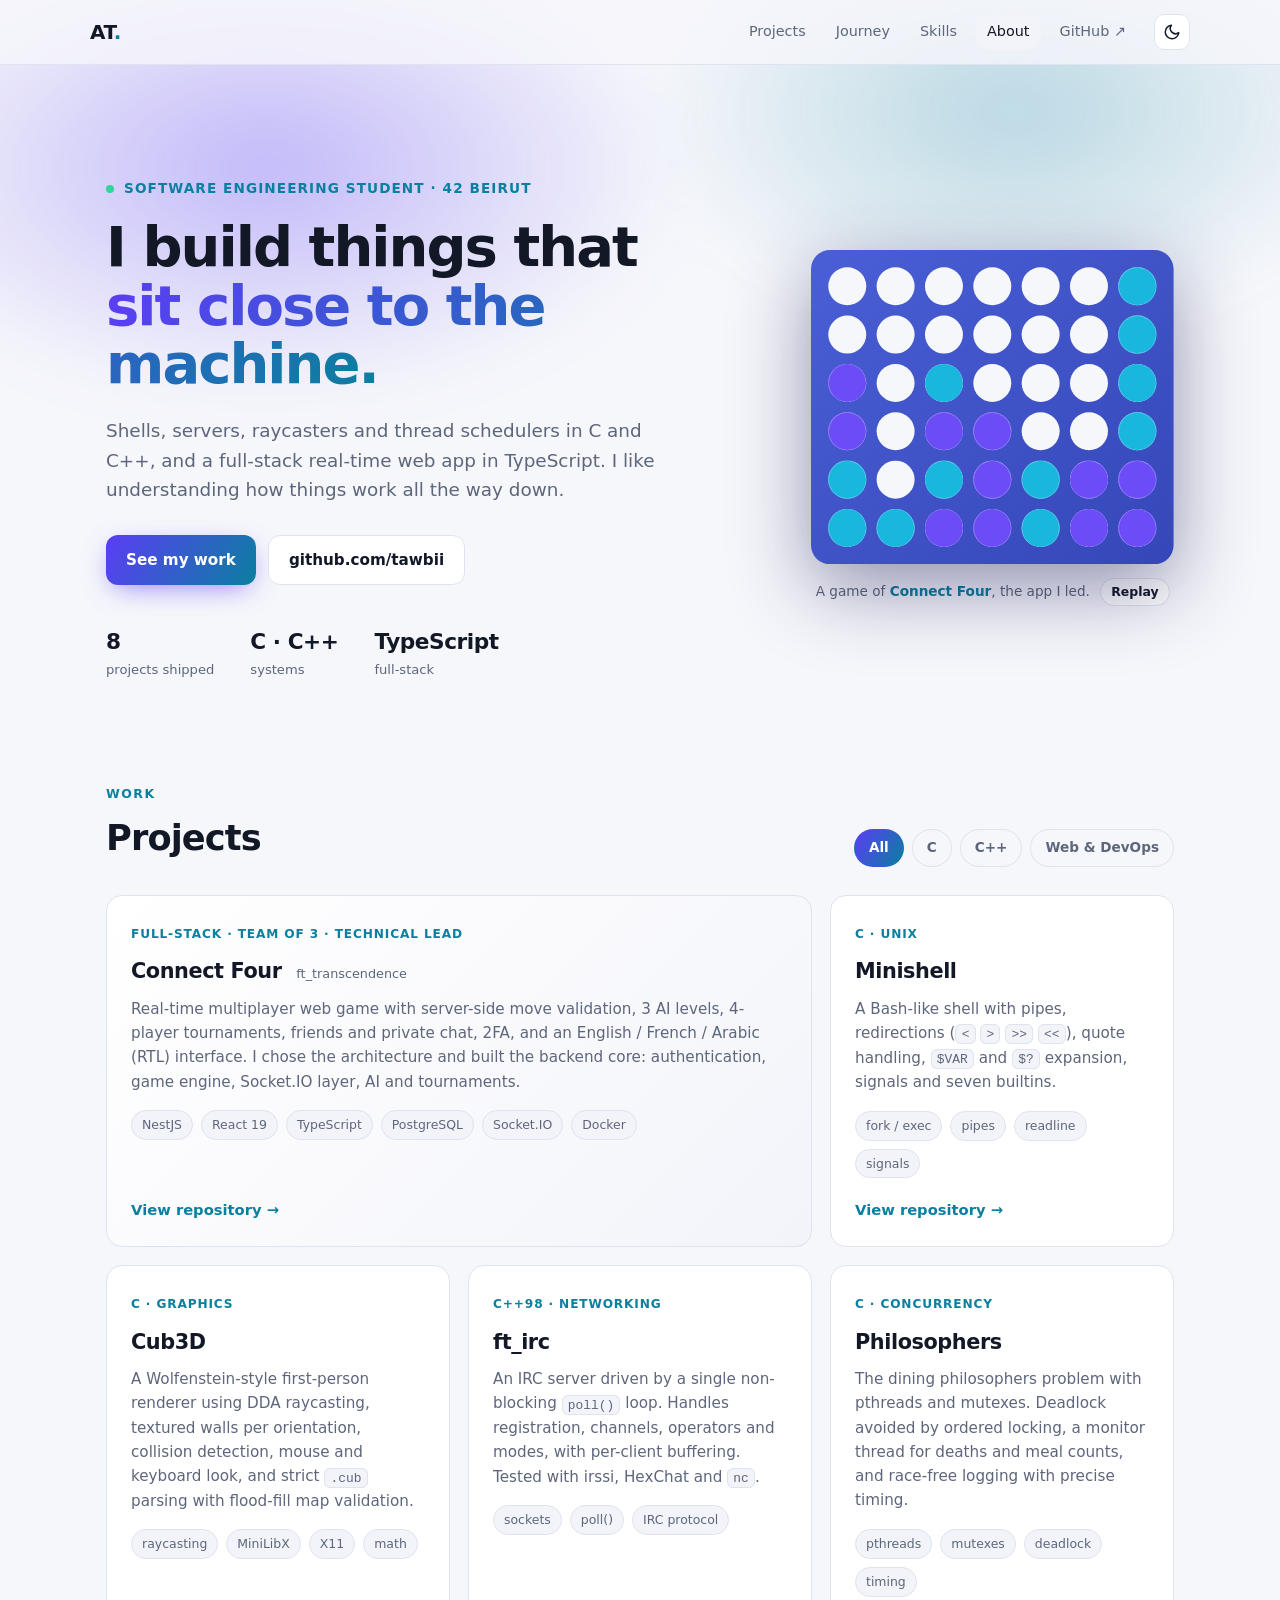
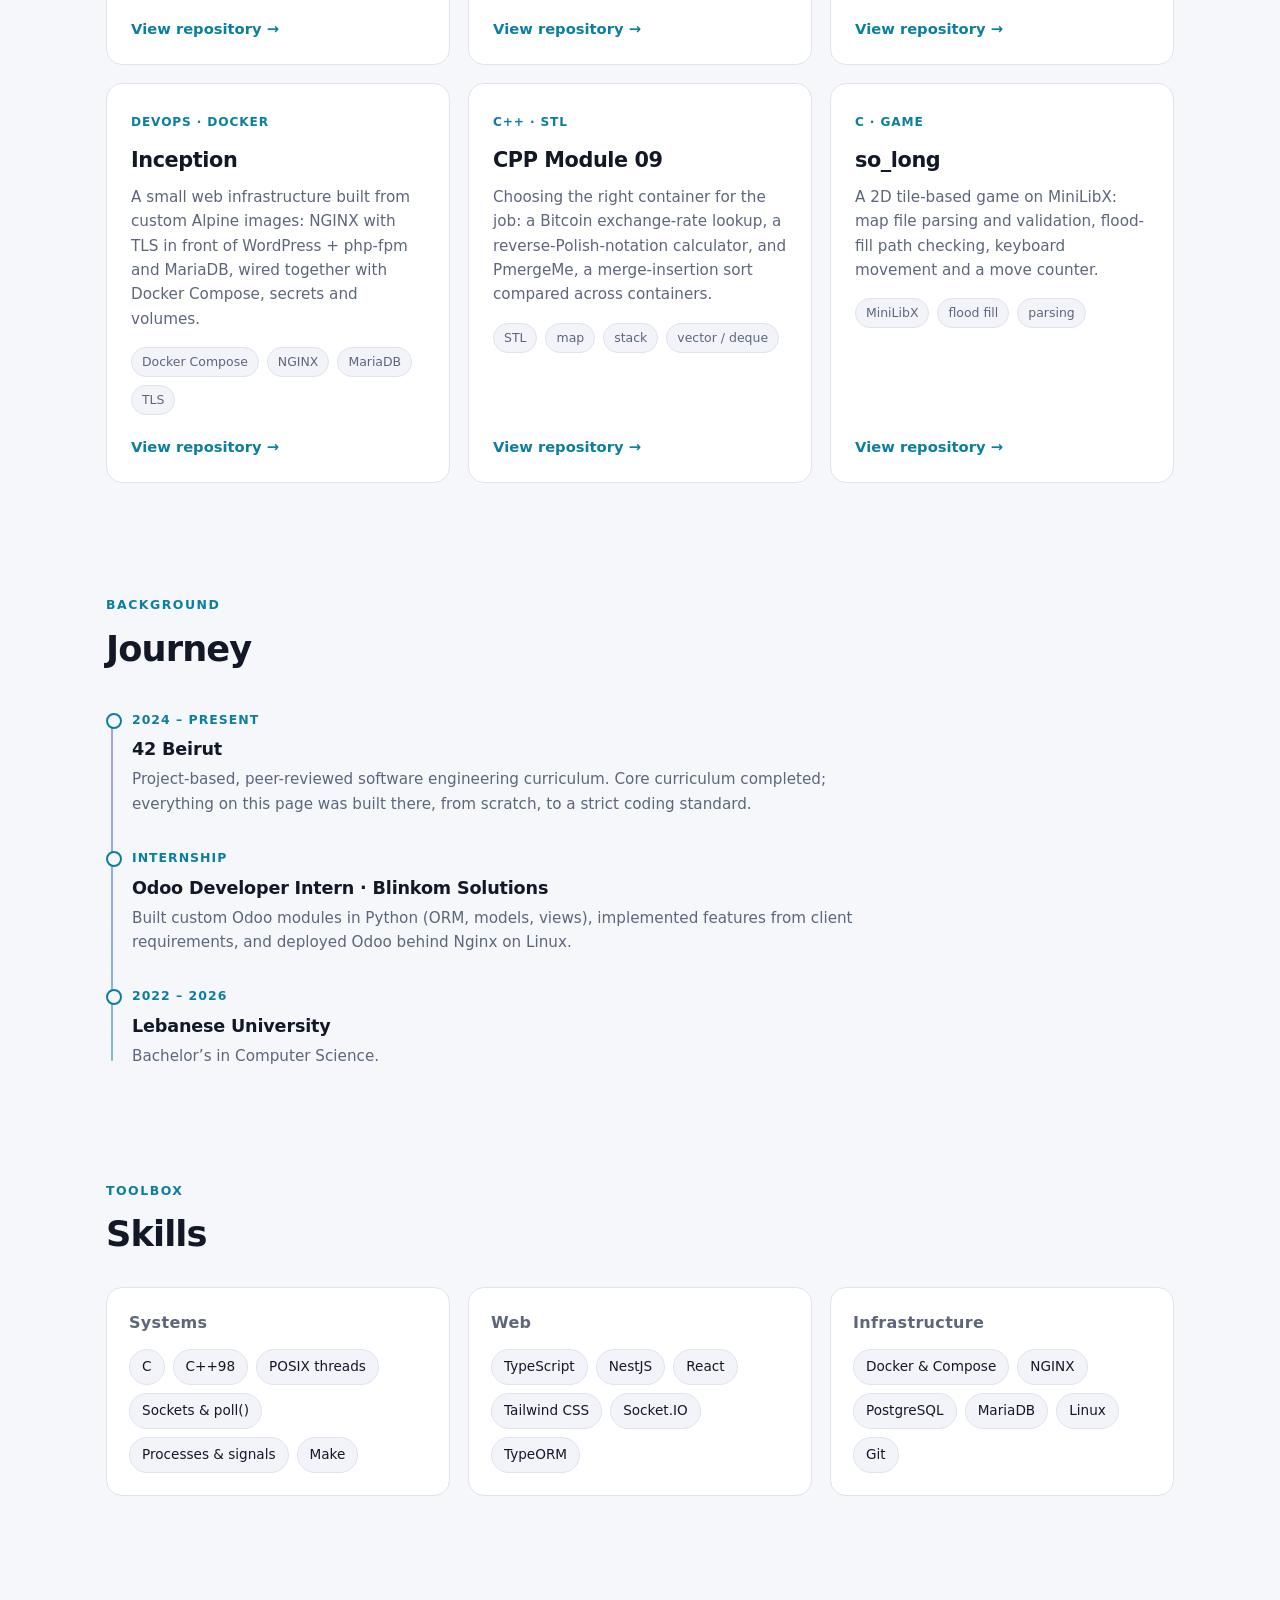
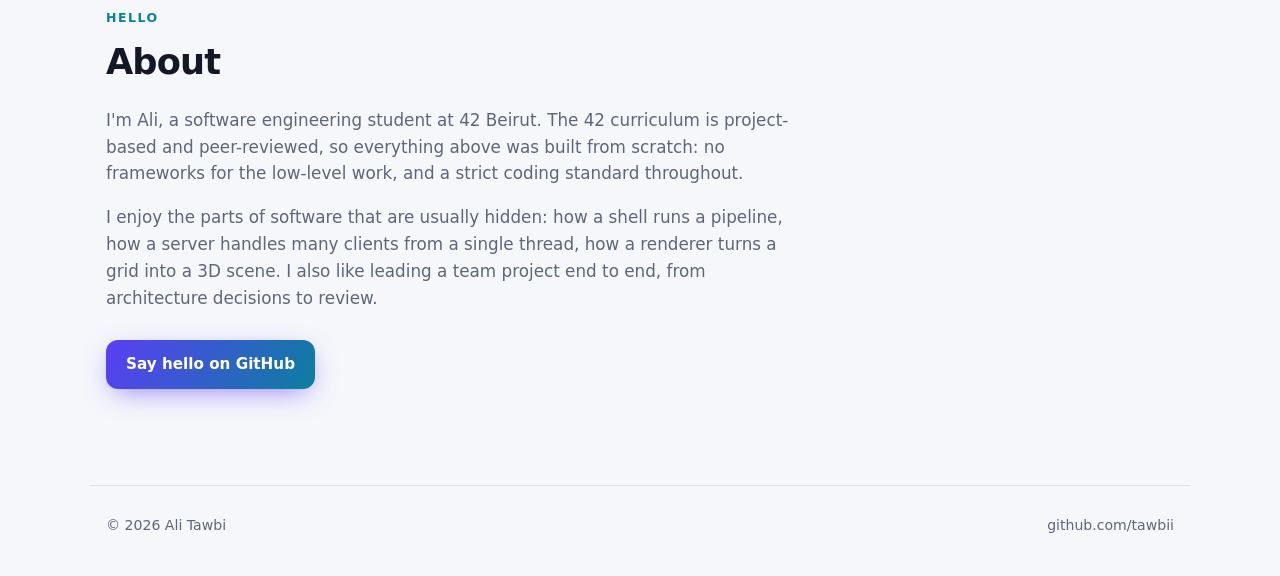
<file: index.html>
<!doctype html>
<html lang="en">
<head>
<meta charset="utf-8">
<meta name="viewport" content="width=device-width, initial-scale=1">
<title>Ali Tawbi — Software Engineer</title>
<meta name="description" content="Portfolio of Ali Tawbi, a 42 Beirut software engineering student: shells, servers, raycasters, concurrency and full-stack web.">
<meta name="theme-color" content="#0a0c12">
<link rel="canonical" href="https://tawbii.github.io/">
<meta property="og:type" content="website">
<meta property="og:url" content="https://tawbii.github.io/">
<meta property="og:title" content="Ali Tawbi — Software Engineer">
<meta property="og:description" content="Systems programming in C and C++, plus full-stack web with NestJS and React.">
<meta property="og:image" content="https://tawbii.github.io/og.png">
<meta name="twitter:card" content="summary_large_image">
<link rel="icon" href="favicon.svg" type="image/svg+xml">
<link rel="stylesheet" href="style.css">
<script>document.documentElement.classList.add('js');</script>
</head>
<body>
<a class="skip" href="#projects">Skip to projects</a>

<header class="nav">
  <a class="brand" href="#top" aria-label="Ali Tawbi, home">AT<span>.</span></a>
  <nav aria-label="Primary">
    <a href="#projects" data-spy="projects">Projects</a>
    <a href="#journey" data-spy="journey">Journey</a>
    <a href="#skills" data-spy="skills">Skills</a>
    <a href="#about" data-spy="about">About</a>
    <a href="https://github.com/tawbii" rel="noopener">GitHub ↗</a>
  </nav>
  <button id="theme" class="icon-btn" type="button" aria-label="Toggle light and dark theme">
    <svg class="i-sun" viewBox="0 0 24 24" width="18" height="18" fill="none" stroke="currentColor" stroke-width="2" stroke-linecap="round" stroke-linejoin="round" aria-hidden="true"><circle cx="12" cy="12" r="4"/><path d="M12 2v2M12 20v2M4.9 4.9l1.4 1.4M17.7 17.7l1.4 1.4M2 12h2M20 12h2M4.9 19.1l1.4-1.4M17.7 6.3l1.4-1.4"/></svg>
    <svg class="i-moon" viewBox="0 0 24 24" width="18" height="18" fill="none" stroke="currentColor" stroke-width="2" stroke-linecap="round" stroke-linejoin="round" aria-hidden="true"><path d="M21 12.8A9 9 0 1 1 11.2 3a7 7 0 0 0 9.8 9.8z"/></svg>
  </button>
</header>

<main id="top">

  <section class="hero">
    <div class="glow" aria-hidden="true"></div>
    <div class="hero-text">
      <p class="eyebrow"><span class="pulse" aria-hidden="true"></span>Software engineering student · 42 Beirut</p>
      <h1>I build things that<br><span class="grad">sit close to the machine.</span></h1>
      <p class="lede">Shells, servers, raycasters and thread schedulers in C and C++, and a full-stack real-time web app in TypeScript. I like understanding how things work all the way down.</p>
      <div class="cta">
        <a class="btn primary" href="#projects">See my work</a>
        <a class="btn" href="https://github.com/tawbii" rel="noopener">github.com/tawbii</a>
      </div>
      <ul class="stats" aria-label="At a glance">
        <li><strong>8</strong><span>projects shipped</span></li>
        <li><strong>C · C++</strong><span>systems</span></li>
        <li><strong>TypeScript</strong><span>full-stack</span></li>
      </ul>
    </div>
    <div class="hero-art" aria-hidden="false">
      <svg class="board" viewBox="0 0 420 364" role="img" aria-label="A Connect Four game ending in a diagonal win">
      <defs><linearGradient id="bf" x1="0" y1="0" x2="1" y2="1"><stop offset="0" stop-color="var(--board-a)"/><stop offset="1" stop-color="var(--board-b)"/></linearGradient></defs>
      <rect class="board-frame" x="0" y="0" width="420" height="364" rx="22" fill="url(#bf)"/>
      <circle class="hole" cx="42.0" cy="42.0" r="22"/>
      <circle class="hole" cx="98.0" cy="42.0" r="22"/>
      <circle class="hole" cx="154.0" cy="42.0" r="22"/>
      <circle class="hole" cx="210.0" cy="42.0" r="22"/>
      <circle class="hole" cx="266.0" cy="42.0" r="22"/>
      <circle class="hole" cx="322.0" cy="42.0" r="22"/>
      <circle class="hole" cx="378.0" cy="42.0" r="22"/>
      <circle class="hole" cx="42.0" cy="98.0" r="22"/>
      <circle class="hole" cx="98.0" cy="98.0" r="22"/>
      <circle class="hole" cx="154.0" cy="98.0" r="22"/>
      <circle class="hole" cx="210.0" cy="98.0" r="22"/>
      <circle class="hole" cx="266.0" cy="98.0" r="22"/>
      <circle class="hole" cx="322.0" cy="98.0" r="22"/>
      <circle class="hole" cx="378.0" cy="98.0" r="22"/>
      <circle class="hole" cx="42.0" cy="154.0" r="22"/>
      <circle class="hole" cx="98.0" cy="154.0" r="22"/>
      <circle class="hole" cx="154.0" cy="154.0" r="22"/>
      <circle class="hole" cx="210.0" cy="154.0" r="22"/>
      <circle class="hole" cx="266.0" cy="154.0" r="22"/>
      <circle class="hole" cx="322.0" cy="154.0" r="22"/>
      <circle class="hole" cx="378.0" cy="154.0" r="22"/>
      <circle class="hole" cx="42.0" cy="210.0" r="22"/>
      <circle class="hole" cx="98.0" cy="210.0" r="22"/>
      <circle class="hole" cx="154.0" cy="210.0" r="22"/>
      <circle class="hole" cx="210.0" cy="210.0" r="22"/>
      <circle class="hole" cx="266.0" cy="210.0" r="22"/>
      <circle class="hole" cx="322.0" cy="210.0" r="22"/>
      <circle class="hole" cx="378.0" cy="210.0" r="22"/>
      <circle class="hole" cx="42.0" cy="266.0" r="22"/>
      <circle class="hole" cx="98.0" cy="266.0" r="22"/>
      <circle class="hole" cx="154.0" cy="266.0" r="22"/>
      <circle class="hole" cx="210.0" cy="266.0" r="22"/>
      <circle class="hole" cx="266.0" cy="266.0" r="22"/>
      <circle class="hole" cx="322.0" cy="266.0" r="22"/>
      <circle class="hole" cx="378.0" cy="266.0" r="22"/>
      <circle class="hole" cx="42.0" cy="322.0" r="22"/>
      <circle class="hole" cx="98.0" cy="322.0" r="22"/>
      <circle class="hole" cx="154.0" cy="322.0" r="22"/>
      <circle class="hole" cx="210.0" cy="322.0" r="22"/>
      <circle class="hole" cx="266.0" cy="322.0" r="22"/>
      <circle class="hole" cx="322.0" cy="322.0" r="22"/>
      <circle class="hole" cx="378.0" cy="322.0" r="22"/>
      <circle class="disc p1" style="--i:0" cx="378.0" cy="322.0" r="22"/>
      <circle class="disc p2" style="--i:1" cx="266.0" cy="322.0" r="22"/>
      <circle class="disc p1" style="--i:2" cx="378.0" cy="266.0" r="22"/>
      <circle class="disc p2" style="--i:3" cx="42.0" cy="322.0" r="22"/>
      <circle class="disc p1" style="--i:4" cx="210.0" cy="322.0" r="22"/>
      <circle class="disc p2 win" style="--i:5" cx="378.0" cy="210.0" r="22"/>
      <circle class="disc p1" style="--i:6" cx="154.0" cy="322.0" r="22"/>
      <circle class="disc p2" style="--i:7" cx="42.0" cy="266.0" r="22"/>
      <circle class="disc p1" style="--i:8" cx="42.0" cy="210.0" r="22"/>
      <circle class="disc p2" style="--i:9" cx="98.0" cy="322.0" r="22"/>
      <circle class="disc p1" style="--i:10" cx="322.0" cy="322.0" r="22"/>
      <circle class="disc p2" style="--i:11" cx="266.0" cy="266.0" r="22"/>
      <circle class="disc p1" style="--i:12" cx="210.0" cy="266.0" r="22"/>
      <circle class="disc p2 win" style="--i:13" cx="378.0" cy="154.0" r="22"/>
      <circle class="disc p1" style="--i:14" cx="322.0" cy="266.0" r="22"/>
      <circle class="disc p2" style="--i:15" cx="154.0" cy="266.0" r="22"/>
      <circle class="disc p1" style="--i:16" cx="154.0" cy="210.0" r="22"/>
      <circle class="disc p2 win" style="--i:17" cx="378.0" cy="98.0" r="22"/>
      <circle class="disc p1" style="--i:18" cx="42.0" cy="154.0" r="22"/>
      <circle class="disc p2" style="--i:19" cx="154.0" cy="154.0" r="22"/>
      <circle class="disc p1" style="--i:20" cx="210.0" cy="210.0" r="22"/>
      <circle class="disc p2 win" style="--i:21" cx="378.0" cy="42.0" r="22"/>
      </svg>
      <p class="art-caption">A game of <a href="https://github.com/tawbii/transcendence" rel="noopener">Connect Four</a>, the app I led. <button class="replay" id="replay" type="button">Replay</button></p>
    </div>
  </section>

  <section id="projects" class="section">
    <div class="section-head reveal">
      <div>
        <p class="kicker">Work</p>
        <h2>Projects</h2>
      </div>
      <div class="filters" role="group" aria-label="Filter projects">
        <button class="chip active" data-filter="all" type="button" aria-pressed="true">All</button>
        <button class="chip" data-filter="c" type="button" aria-pressed="false">C</button>
        <button class="chip" data-filter="cpp" type="button" aria-pressed="false">C++</button>
        <button class="chip" data-filter="web" type="button" aria-pressed="false">Web &amp; DevOps</button>
      </div>
    </div>

    <div class="grid">

      <article class="card featured reveal" data-cat="web">
        <div class="card-top"><span class="kind">Full-stack · Team of 3 · Technical lead</span></div>
        <h3>Connect Four <small>ft_transcendence</small></h3>
        <p>Real-time multiplayer web game with server-side move validation, 3 AI levels, 4-player tournaments, friends and private chat, 2FA, and an English / French / Arabic (RTL) interface. I chose the architecture and built the backend core: authentication, game engine, Socket.IO layer, AI and tournaments.</p>
        <ul class="tags"><li>NestJS</li><li>React 19</li><li>TypeScript</li><li>PostgreSQL</li><li>Socket.IO</li><li>Docker</li></ul>
        <a class="link" href="https://github.com/tawbii/transcendence" rel="noopener">View repository <span aria-hidden="true">→</span></a>
      </article>

      <article class="card reveal" data-cat="c">
        <div class="card-top"><span class="kind">C · Unix</span></div>
        <h3>Minishell</h3>
        <p>A Bash-like shell with pipes, redirections (<code>&lt;</code> <code>&gt;</code> <code>&gt;&gt;</code> <code>&lt;&lt;</code>), quote handling, <code>$VAR</code> and <code>$?</code> expansion, signals and seven builtins.</p>
        <ul class="tags"><li>fork / exec</li><li>pipes</li><li>readline</li><li>signals</li></ul>
        <a class="link" href="https://github.com/tawbii/Minishell" rel="noopener">View repository <span aria-hidden="true">→</span></a>
      </article>

      <article class="card reveal" data-cat="c">
        <div class="card-top"><span class="kind">C · Graphics</span></div>
        <h3>Cub3D</h3>
        <p>A Wolfenstein-style first-person renderer using DDA raycasting, textured walls per orientation, collision detection, mouse and keyboard look, and strict <code>.cub</code> parsing with flood-fill map validation.</p>
        <ul class="tags"><li>raycasting</li><li>MiniLibX</li><li>X11</li><li>math</li></ul>
        <a class="link" href="https://github.com/tawbii/Cub3d-" rel="noopener">View repository <span aria-hidden="true">→</span></a>
      </article>

      <article class="card reveal" data-cat="cpp">
        <div class="card-top"><span class="kind">C++98 · Networking</span></div>
        <h3>ft_irc</h3>
        <p>An IRC server driven by a single non-blocking <code>poll()</code> loop. Handles registration, channels, operators and modes, with per-client buffering. Tested with irssi, HexChat and <code>nc</code>.</p>
        <ul class="tags"><li>sockets</li><li>poll()</li><li>IRC protocol</li></ul>
        <a class="link" href="https://github.com/tawbii/irc" rel="noopener">View repository <span aria-hidden="true">→</span></a>
      </article>

      <article class="card reveal" data-cat="c">
        <div class="card-top"><span class="kind">C · Concurrency</span></div>
        <h3>Philosophers</h3>
        <p>The dining philosophers problem with pthreads and mutexes. Deadlock avoided by ordered locking, a monitor thread for deaths and meal counts, and race-free logging with precise timing.</p>
        <ul class="tags"><li>pthreads</li><li>mutexes</li><li>deadlock</li><li>timing</li></ul>
        <a class="link" href="https://github.com/tawbii/philosophers" rel="noopener">View repository <span aria-hidden="true">→</span></a>
      </article>

      <article class="card reveal" data-cat="web">
        <div class="card-top"><span class="kind">DevOps · Docker</span></div>
        <h3>Inception</h3>
        <p>A small web infrastructure built from custom Alpine images: NGINX with TLS in front of WordPress + php-fpm and MariaDB, wired together with Docker Compose, secrets and volumes.</p>
        <ul class="tags"><li>Docker Compose</li><li>NGINX</li><li>MariaDB</li><li>TLS</li></ul>
        <a class="link" href="https://github.com/tawbii/inception" rel="noopener">View repository <span aria-hidden="true">→</span></a>
      </article>

      <article class="card reveal" data-cat="cpp">
        <div class="card-top"><span class="kind">C++ · STL</span></div>
        <h3>CPP Module 09</h3>
        <p>Choosing the right container for the job: a Bitcoin exchange-rate lookup, a reverse-Polish-notation calculator, and PmergeMe, a merge-insertion sort compared across containers.</p>
        <ul class="tags"><li>STL</li><li>map</li><li>stack</li><li>vector / deque</li></ul>
        <a class="link" href="https://github.com/tawbii/CPP09" rel="noopener">View repository <span aria-hidden="true">→</span></a>
      </article>

      <article class="card reveal" data-cat="c">
        <div class="card-top"><span class="kind">C · Game</span></div>
        <h3>so_long</h3>
        <p>A 2D tile-based game on MiniLibX: map file parsing and validation, flood-fill path checking, keyboard movement and a move counter.</p>
        <ul class="tags"><li>MiniLibX</li><li>flood fill</li><li>parsing</li></ul>
        <a class="link" href="https://github.com/tawbii/so_long" rel="noopener">View repository <span aria-hidden="true">→</span></a>
      </article>

    </div>
  </section>

  <section id="journey" class="section">
    <div class="reveal">
      <p class="kicker">Background</p>
      <h2>Journey</h2>
    </div>
    <ol class="timeline">
      <li class="reveal">
        <span class="when">2024 – Present</span>
        <h3>42 Beirut</h3>
        <p>Project-based, peer-reviewed software engineering curriculum. Core curriculum completed; everything on this page was built there, from scratch, to a strict coding standard.</p>
      </li>
      <li class="reveal">
        <span class="when">Internship</span>
        <h3>Odoo Developer Intern · Blinkom Solutions</h3>
        <p>Built custom Odoo modules in Python (ORM, models, views), implemented features from client requirements, and deployed Odoo behind Nginx on Linux.</p>
      </li>
      <li class="reveal">
        <span class="when">2022 – 2026</span>
        <h3>Lebanese University</h3>
        <p>Bachelor’s in Computer Science.</p>
      </li>
    </ol>
  </section>

  <section id="skills" class="section">
    <div class="reveal">
      <p class="kicker">Toolbox</p>
      <h2>Skills</h2>
    </div>
    <div class="skills">
      <div class="skill-group reveal">
        <h3>Systems</h3>
        <ul class="tags big"><li>C</li><li>C++98</li><li>POSIX threads</li><li>Sockets &amp; poll()</li><li>Processes &amp; signals</li><li>Make</li></ul>
      </div>
      <div class="skill-group reveal">
        <h3>Web</h3>
        <ul class="tags big"><li>TypeScript</li><li>NestJS</li><li>React</li><li>Tailwind CSS</li><li>Socket.IO</li><li>TypeORM</li></ul>
      </div>
      <div class="skill-group reveal">
        <h3>Infrastructure</h3>
        <ul class="tags big"><li>Docker &amp; Compose</li><li>NGINX</li><li>PostgreSQL</li><li>MariaDB</li><li>Linux</li><li>Git</li></ul>
      </div>
    </div>
  </section>

  <section id="about" class="section about reveal">
    <p class="kicker">Hello</p>
    <h2>About</h2>
    <p>I'm Ali, a software engineering student at 42 Beirut. The 42 curriculum is project-based and peer-reviewed, so everything above was built from scratch: no frameworks for the low-level work, and a strict coding standard throughout.</p>
    <p>I enjoy the parts of software that are usually hidden: how a shell runs a pipeline, how a server handles many clients from a single thread, how a renderer turns a grid into a 3D scene. I also like leading a team project end to end, from architecture decisions to review.</p>
    <a class="btn primary" href="https://github.com/tawbii" rel="noopener">Say hello on GitHub</a>
  </section>

</main>

<footer class="footer">
  <span>© <span id="year">2026</span> Ali Tawbi</span>
  <a href="https://github.com/tawbii" rel="noopener">github.com/tawbii</a>
</footer>

<script src="main.js"></script>
</body>
</html>
</file>
<file: style.css>
:root {
  --bg: #0a0c12;
  --surface: #121723;
  --surface-2: #171d2c;
  --border: #232b3d;
  --text: #e9edf5;
  --muted: #8d97ab;
  --accent: #7c5cff;
  --accent-2: #21d4fd;
  --grad: linear-gradient(120deg, var(--accent), var(--accent-2));
  --shadow: 0 10px 40px -12px rgba(0, 0, 0, .6);
  --board-a: #2b3a8f;
  --board-b: #1b2566;
  --hole: #0a0c12;
  --disc1: #8b6bff;
  --disc2: #21d4fd;
  --radius: 16px;
  color-scheme: dark;
}
@media (prefers-color-scheme: light) {
  :root:not([data-theme="dark"]) {
    --bg: #f6f7fb; --surface: #ffffff; --surface-2: #f3f4fa;
    --border: #dfe3ee; --text: #131827; --muted: #5d667b;
    --accent: #5b3df5; --accent-2: #0b7f9f;
    --shadow: 0 10px 40px -14px rgba(30, 40, 90, .25);
    --board-a: #4a5fd6; --board-b: #3547b8; --hole: #f6f7fb;
    --disc1: #6b4cf6; --disc2: #19b6dd;
    color-scheme: light;
  }
}
:root[data-theme="light"] {
  --bg: #f6f7fb; --surface: #ffffff; --surface-2: #f3f4fa;
  --border: #dfe3ee; --text: #131827; --muted: #5d667b;
  --accent: #5b3df5; --accent-2: #0b7f9f;
  --shadow: 0 10px 40px -14px rgba(30, 40, 90, .25);
  --board-a: #4a5fd6; --board-b: #3547b8; --hole: #f6f7fb;
  --disc1: #6b4cf6; --disc2: #19b6dd;
  color-scheme: light;
}

* { box-sizing: border-box; }
html { scroll-behavior: smooth; scroll-padding-top: 72px; }
body {
  margin: 0;
  background: var(--bg);
  color: var(--text);
  font-family: Inter, ui-sans-serif, system-ui, -apple-system, "Segoe UI", Roboto, "Helvetica Neue", Arial, sans-serif;
  line-height: 1.6;
  -webkit-font-smoothing: antialiased;
}
a { color: inherit; text-decoration: none; }
code {
  font-family: ui-monospace, SFMono-Regular, Menlo, Consolas, monospace;
  font-size: .85em; padding: .12em .4em; border-radius: 6px;
  background: var(--surface-2); border: 1px solid var(--border);
}
:focus-visible { outline: 2px solid var(--accent-2); outline-offset: 3px; border-radius: 6px; }
.skip {
  position: absolute; left: 12px; top: -48px; z-index: 20; padding: 8px 14px;
  background: var(--surface); border: 1px solid var(--border); border-radius: 8px; transition: top .15s;
}
.skip:focus { top: 12px; }

/* nav */
.nav {
  position: sticky; top: 0; z-index: 10;
  display: flex; align-items: center; gap: 16px;
  padding: 14px max(16px, calc((100vw - 1100px) / 2));
  background: color-mix(in srgb, var(--bg) 78%, transparent);
  backdrop-filter: blur(14px);
  border-bottom: 1px solid var(--border);
}
.brand { font-weight: 800; font-size: 1.25rem; letter-spacing: -.02em; }
.brand span { color: var(--accent-2); }
.nav nav { display: flex; gap: 6px; margin-left: auto; }
.nav nav a {
  padding: 6px 12px; border-radius: 999px; color: var(--muted); font-size: .9rem;
  transition: color .15s, background .15s;
}
.nav nav a:hover { color: var(--text); }
.nav nav a.active { color: var(--text); background: var(--surface-2); }
.icon-btn {
  display: grid; place-items: center; width: 36px; height: 36px;
  color: var(--text); background: var(--surface); border: 1px solid var(--border);
  border-radius: 10px; cursor: pointer; transition: transform .15s, border-color .15s;
}
.icon-btn:hover { transform: translateY(-1px); border-color: var(--accent); }
.i-moon { display: none; }
:root[data-theme="light"] .i-sun { display: none; }
:root[data-theme="light"] .i-moon { display: block; }
@media (prefers-color-scheme: light) {
  :root:not([data-theme="dark"]) .i-sun { display: none; }
  :root:not([data-theme="dark"]) .i-moon { display: block; }
}

main { max-width: 1100px; margin: 0 auto; padding: 0 16px; }

/* hero */
.hero {
  position: relative; isolation: isolate;
  display: grid; grid-template-columns: minmax(0, 1.3fr) minmax(0, .7fr); gap: 32px; align-items: center;
  padding: clamp(56px, 9vw, 110px) 0 48px;
}
.glow {
  position: absolute; inset: -10% -20% auto -20%; height: 560px; z-index: -1;
  background:
    radial-gradient(40% 60% at 25% 30%, color-mix(in srgb, var(--accent) 34%, transparent), transparent 70%),
    radial-gradient(35% 55% at 75% 20%, color-mix(in srgb, var(--accent-2) 26%, transparent), transparent 70%);
  filter: blur(30px);
  animation: drift 14s ease-in-out infinite alternate;
}
@keyframes drift { to { transform: translate3d(2%, 4%, 0) scale(1.06); } }
.eyebrow {
  display: inline-flex; align-items: center; gap: 10px; margin: 0 0 18px;
  color: var(--accent-2); font-weight: 600; font-size: .85rem; letter-spacing: .08em; text-transform: uppercase;
}
.pulse { width: 8px; height: 8px; border-radius: 50%; background: #34d399; box-shadow: 0 0 0 0 rgba(52, 211, 153, .6); animation: pulse 2.2s infinite; }
@keyframes pulse { 70% { box-shadow: 0 0 0 9px rgba(52, 211, 153, 0); } 100% { box-shadow: 0 0 0 0 rgba(52, 211, 153, 0); } }
h1 { margin: 0; text-wrap: balance; font-size: clamp(2.1rem, 4.7vw, 3.5rem); line-height: 1.05; letter-spacing: -.035em; font-weight: 800; }
.grad { background: var(--grad); -webkit-background-clip: text; background-clip: text; color: transparent; }
.lede { max-width: 560px; margin: 22px 0 0; color: var(--muted); font-size: clamp(1rem, 2vw, 1.15rem); }
.cta { display: flex; flex-wrap: wrap; gap: 12px; margin-top: 30px; }
.btn {
  display: inline-flex; align-items: center; padding: 12px 20px; font-weight: 600; font-size: .95rem;
  border-radius: 12px; border: 1px solid var(--border); background: var(--surface);
  transition: transform .15s, border-color .15s, box-shadow .15s;
}
.btn:hover { transform: translateY(-2px); border-color: var(--accent); }
.btn.primary { border: 0; color: #fff; background: var(--grad); box-shadow: 0 8px 28px -8px color-mix(in srgb, var(--accent) 70%, transparent); }
.btn.primary:hover { box-shadow: 0 12px 34px -8px color-mix(in srgb, var(--accent) 80%, transparent); }
.stats { display: flex; flex-wrap: wrap; gap: 14px 36px; list-style: none; margin: 40px 0 0; padding: 0; }
.stats li { display: flex; flex-direction: column; }
.stats strong { font-size: 1.35rem; letter-spacing: -.02em; }
.stats span { color: var(--muted); font-size: .82rem; }

/* connect four board */
.hero-art { display: flex; flex-direction: column; align-items: center; gap: 14px; }
.board { width: 100%; max-width: 420px; height: auto; filter: drop-shadow(0 24px 40px rgba(20, 20, 80, .45)); }
.hole { fill: var(--hole); }
.disc { transform-box: fill-box; }
.disc.p1 { fill: var(--disc1); }
.disc.p2 { fill: var(--disc2); }
.js .disc { animation: drop .55s cubic-bezier(.3, 1.35, .5, 1) both; animation-delay: calc(var(--i) * .26s + .4s); }
@keyframes drop { from { transform: translateY(-460px); opacity: 0; } 12% { opacity: 1; } to { transform: translateY(0); opacity: 1; } }
.js .disc.win { animation: drop .55s cubic-bezier(.3, 1.35, .5, 1) both, glow 1.4s ease-in-out infinite alternate; animation-delay: calc(var(--i) * .26s + .4s), 6.8s; }
@keyframes glow { from { filter: none; } to { filter: drop-shadow(0 0 7px #fff) brightness(1.25); } }
.art-caption { margin: 0; text-align: center; color: var(--muted); font-size: .85rem; }
.art-caption a { color: var(--accent-2); font-weight: 600; }
.replay {
  margin-left: 6px; padding: 3px 10px; font: inherit; font-size: .78rem; font-weight: 600; color: var(--text);
  background: var(--surface); border: 1px solid var(--border); border-radius: 999px; cursor: pointer;
}
.replay:hover { border-color: var(--accent); }

/* sections */
.section { padding: 56px 0; }
.kicker { margin: 0 0 6px; color: var(--accent-2); font-size: .78rem; font-weight: 700; letter-spacing: .12em; text-transform: uppercase; }
.section h2 { margin: 0 0 8px; font-size: clamp(1.6rem, 4vw, 2.2rem); letter-spacing: -.025em; }
.section-head { display: flex; flex-wrap: wrap; align-items: end; justify-content: space-between; gap: 16px; margin-bottom: 28px; }
.section-head h2 { margin: 0; }
.filters { display: flex; flex-wrap: wrap; gap: 8px; }
.chip {
  padding: 7px 14px; font: inherit; font-size: .85rem; font-weight: 600; color: var(--muted);
  background: transparent; border: 1px solid var(--border); border-radius: 999px; cursor: pointer;
  transition: color .15s, background .15s, border-color .15s;
}
.chip:hover { color: var(--text); border-color: var(--accent); }
.chip.active { color: #fff; background: var(--grad); border-color: transparent; }

/* cards */
.grid { display: grid; grid-template-columns: repeat(auto-fill, minmax(310px, 1fr)); gap: 18px; }
.card {
  position: relative; display: flex; flex-direction: column; padding: 24px;
  background: var(--surface); border: 1px solid var(--border); border-radius: var(--radius);
  transition: transform .2s, border-color .2s, box-shadow .2s;
}
.card::before {
  content: ""; position: absolute; inset: 0; border-radius: inherit; padding: 1px; opacity: 0;
  background: var(--grad);
  -webkit-mask: linear-gradient(#000 0 0) content-box, linear-gradient(#000 0 0);
  -webkit-mask-composite: xor; mask-composite: exclude;
  transition: opacity .25s; pointer-events: none;
}
.card:hover { transform: translateY(-4px); box-shadow: var(--shadow); }
.card:hover::before { opacity: 1; }
.card.featured { grid-column: span 2; background: linear-gradient(135deg, var(--surface), var(--surface-2)); }
.card.featured p { max-width: 780px; }
.card[hidden] { display: none; }
.kind { color: var(--accent-2); font-size: .76rem; font-weight: 700; letter-spacing: .07em; text-transform: uppercase; }
.card h3 { margin: 10px 0 8px; font-size: 1.3rem; letter-spacing: -.02em; }
.card h3 small { margin-left: 8px; color: var(--muted); font-size: .8rem; font-weight: 500; letter-spacing: 0; }
.card p { margin: 0 0 16px; color: var(--muted); font-size: .95rem; }
.tags { display: flex; flex-wrap: wrap; gap: 8px; list-style: none; margin: 0 0 20px; padding: 0; }
.tags li {
  padding: 4px 10px; font-size: .78rem; font-weight: 500; color: var(--muted);
  background: var(--surface-2); border: 1px solid var(--border); border-radius: 999px;
}
.link { margin-top: auto; font-weight: 600; font-size: .92rem; color: var(--accent-2); }
.link span { display: inline-block; transition: transform .15s; }
.link:hover span { transform: translateX(4px); }

/* timeline */
.timeline { position: relative; list-style: none; margin: 28px 0 0; padding: 0 0 0 26px; max-width: 760px; }
.timeline::before { content: ""; position: absolute; left: 5px; top: 8px; bottom: 8px; width: 2px; background: linear-gradient(var(--accent), var(--accent-2)); opacity: .5; border-radius: 2px; }
.timeline li { position: relative; padding-bottom: 28px; }
.timeline li:last-child { padding-bottom: 0; }
.timeline li::before {
  content: ""; position: absolute; left: -26px; top: 7px; width: 12px; height: 12px; border-radius: 50%;
  background: var(--bg); border: 2px solid var(--accent-2);
}
.when { color: var(--accent-2); font-size: .78rem; font-weight: 700; letter-spacing: .08em; text-transform: uppercase; }
.timeline h3 { margin: 4px 0 4px; font-size: 1.1rem; letter-spacing: -.01em; }
.timeline p { margin: 0; color: var(--muted); font-size: .95rem; }

/* skills */
.skills { display: grid; grid-template-columns: repeat(auto-fit, minmax(260px, 1fr)); gap: 18px; margin-top: 24px; }
.skill-group { padding: 22px; background: var(--surface); border: 1px solid var(--border); border-radius: var(--radius); }
.skill-group h3 { margin: 0 0 14px; font-size: 1rem; color: var(--muted); font-weight: 600; letter-spacing: .02em; }
.tags.big { margin: 0; }
.tags.big li { font-size: .85rem; padding: 6px 12px; color: var(--text); }

/* about */
.about p:not(.kicker) { max-width: 700px; color: var(--muted); font-size: 1.05rem; }
.about .btn { margin-top: 12px; }

/* footer */
.footer {
  display: flex; flex-wrap: wrap; justify-content: space-between; gap: 12px;
  max-width: 1100px; margin: 40px auto 0; padding: 28px 16px 40px;
  color: var(--muted); font-size: .88rem; border-top: 1px solid var(--border);
}
.footer a:hover { color: var(--text); }

/* scroll reveal (only when JS is on) */
.js .reveal { opacity: 0; transform: translateY(18px); transition: opacity .6s ease, transform .6s ease; }
.js .reveal.in { opacity: 1; transform: none; }

@media (max-width: 860px) {
  .hero { grid-template-columns: 1fr; gap: 36px; }
  .board { max-width: 340px; }
}
@media (max-width: 640px) {
  .nav nav { gap: 0; }
  .nav nav a { padding: 6px 8px; font-size: .84rem; }
  .nav nav a[data-spy="journey"], .nav nav a[data-spy="about"] { display: none; }
  .grid { grid-template-columns: 1fr; }
  .card.featured { grid-column: 1 / -1; }
}
@media (prefers-reduced-motion: reduce) {
  html { scroll-behavior: auto; }
  .glow, .pulse { animation: none; }
  .js .disc, .js .disc.win { animation: none; }
  .js .reveal { opacity: 1; transform: none; transition: none; }
  * { transition: none !important; }
}
</file>
